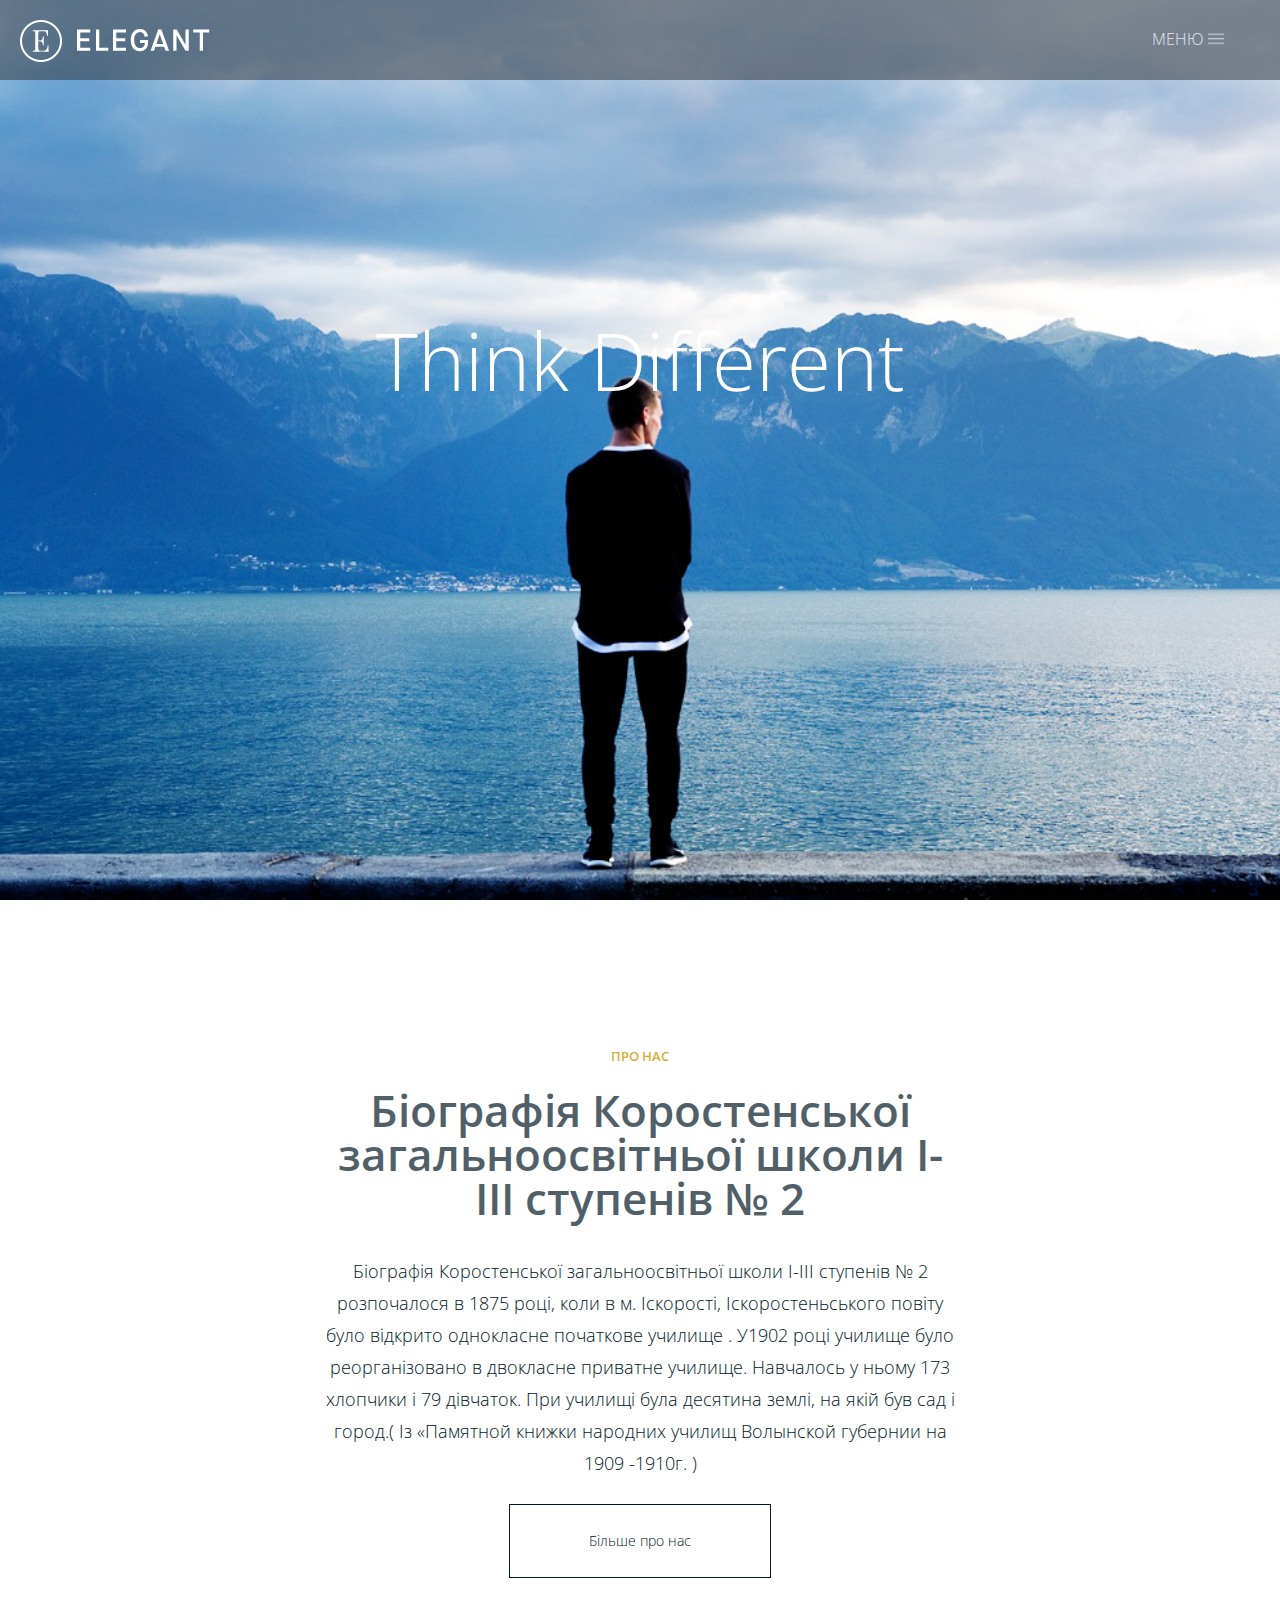
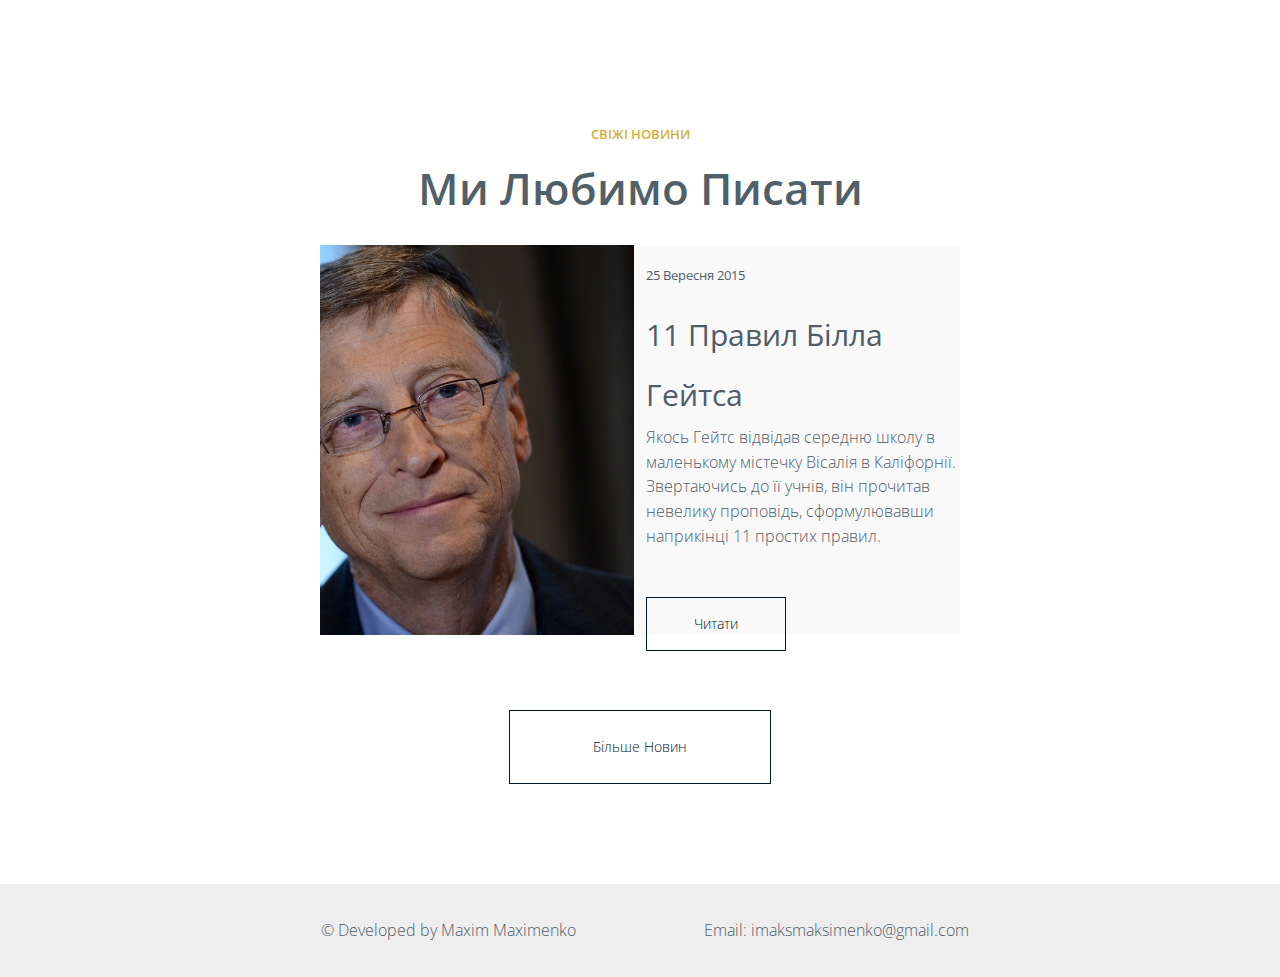
<file: index.html>
<!DOCTYPE html>
<html>
  <head>
    <script src="//code.jquery.com/jquery-1.11.3.min.js"></script>
    <script src="js/main.js"></script>

    <link href='http://fonts.googleapis.com/css?family=Open+Sans:400,300' rel='stylesheet' type='text/css'>

    <link rel="stylesheet" href="reset.css">
    <link rel="stylesheet" href="main_styles.css">

    <meta charset="UTF8">

    <title>Школа</title>
  </head>
  <body>
    <div class="menu">
      <h3 class="menu-section" id="menu-first">МЕНЮ</h3>
      <a href="index.html">Додому</a>
      <a href="about.html">Про Нас</a>
      <a href="news.html">Новини</a>
    </div>
    <header class="main-page-header">
      <a href="index.html" class="logo-img"></a>
      <nav>
        <div class="nav-conteiner">
          <a class="menuB">МЕНЮ</a>
          <div class="menuI"></div>
        </div>
      </nav>
      <h1 class="title">Think Different</h1>
    </header>
    <section class="who-we-are">
      <h5 class="title-small">ПРО НАС</h5>
      <h2 class="title">Біографія Коростенської загальноосвітньої школи І-ІІІ ступенів № 2</h2>
      <p class="main-text">Біографія Коростенської загальноосвітньої школи І-ІІІ ступенів № 2 розпочалося в 1875 році, коли в м. Іскорості, Іскоростеньського  повіту було відкрито однокласне початкове училище .
   У1902 році училище було реорганізовано в двокласне приватне училище. Навчалось у ньому 173 хлопчики і 79 дівчаток. При училищі  була десятина землі, на якій був сад і город.( Із «Памятной книжки народних училищ Волынской губернии на 1909 -1910г. )</p>

      <a href="about.html" class="button">Більше про нас</a>
    </section>
    <section class="last-post">
      <h5 class="title-small">СВІЖІ НОВИНИ</h5>
      <h2 class="title">Ми Любимо Писати</h2>
      <div class="post">
        <div class="post-img"></div>
        <div class="post-context">
          <h5 class="date">25 Вересня 2015</h5>
          <h3 class="post-name">11 Правил Білла Гейтса</h3>
          <p class="post-text">Якось Гейтс відвідав середню школу в маленькому містечку Вісалія в Каліфорнії. Звертаючись до її учнів, він прочитав невелику проповідь, сформулювавши наприкінці 11 простих правил.</p>
          <a href="" class="button" >Читати</a>
        </div>
      </div>

      <a href="news.html" class="button" style="margin-top: 75px;">Більше Новин</a>
    </section>
    <footer>
      <div class="footer-left">&copy; Developed by <a href="https://www.facebook.com/profile.php?id=100004855391876" target="_blank">Maxim Maximenko</a></div>
      <div class="footer-right">Email: <a href="mailto:imaksmaksimenko@gmail.com">imaksmaksimenko@gmail.com</a></div>
    </footer>
  </body>
</html>
</file>
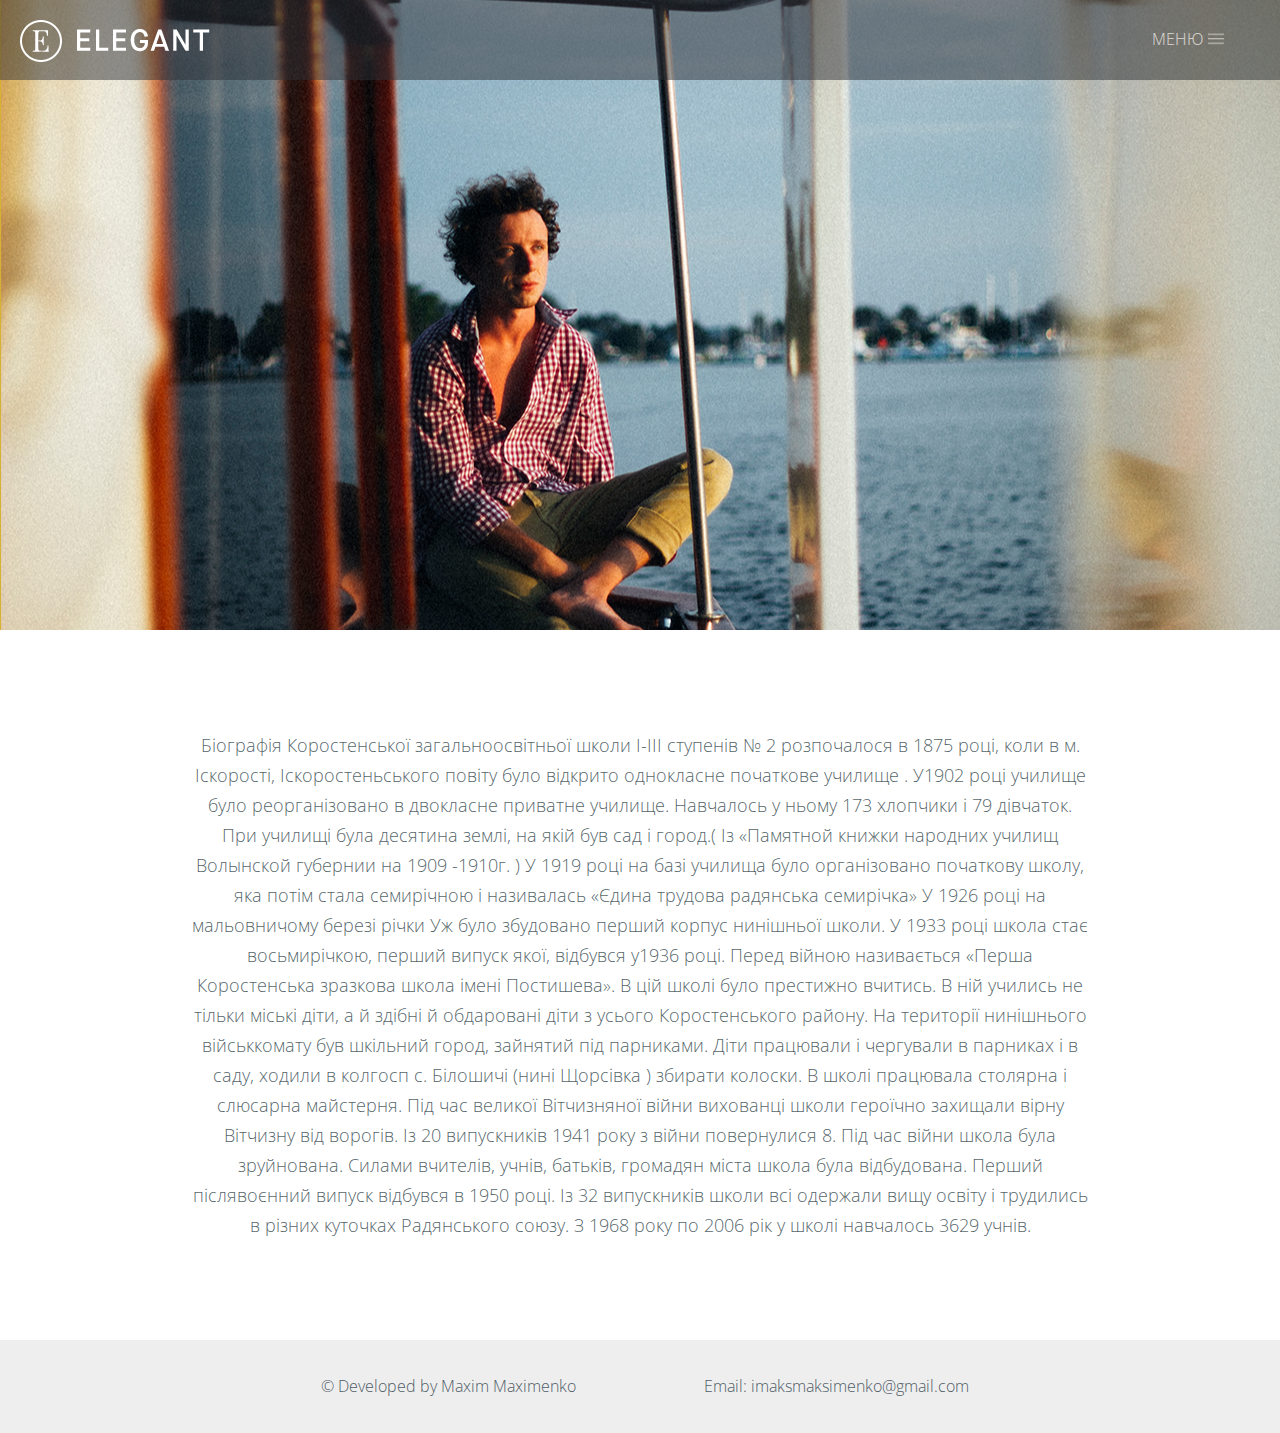
<file: about.html>
<!DOCTYPE html>
<html>
  <head>
    <script src="//code.jquery.com/jquery-1.11.3.min.js"></script>
    <script src="js/main.js"></script>

    <link href='http://fonts.googleapis.com/css?family=Open+Sans:400,300' rel='stylesheet' type='text/css'>

    <link rel="stylesheet" href="reset.css">
    <link rel="stylesheet" href="main_styles.css">

    <meta charset="UTF8">

    <title>Школа | Про Нас</title>
  </head>
  <body>
    <div class="menu">
      <h3 class="menu-section" id="menu-first">МЕНЮ</h3>
      <a href="index.html">Додому</a>
      <a href="about.html">Про Нас</a>
      <a href="news.html">Новини</a>
    </div>
    <header class="about-header">
      <a href="index.html" class="logo-img"></a>
      <nav>
        <div class="nav-conteiner">
          <a class="menuB">МЕНЮ</a>
          <div class="menuI"></div>
        </div>
      </nav>
    </header>
    <section class="about-section">
      <p class="about-text">   Біографія Коростенської загальноосвітньої школи І-ІІІ ступенів № 2 розпочалося в 1875 році, коли в м. Іскорості, Іскоростеньського  повіту було відкрито однокласне початкове училище .
   У1902 році училище було реорганізовано в двокласне приватне училище. Навчалось у ньому 173 хлопчики і 79 дівчаток. При училищі  була десятина землі, на якій був сад і город.( Із «Памятной книжки народних училищ Волынской губернии на 1909 -1910г. )
   У 1919 році на базі училища було організовано початкову школу, яка потім стала семирічною і називалась «Єдина трудова радянська семирічка» У 1926 році на мальовничому березі річки Уж було збудовано перший корпус нинішньої школи.
   У 1933 році школа стає восьмирічкою, перший випуск якої, відбувся у1936 році. Перед війною називається «Перша Коростенська зразкова школа імені Постишева». В цій школі було престижно вчитись. В ній учились не тільки міські діти, а й здібні й обдаровані діти з усього Коростенського району.
   На території нинішнього військкомату був шкільний город, зайнятий під парниками. Діти працювали і чергували в парниках і в саду, ходили в  колгосп с. Білошичі (нині Щорсівка ) збирати колоски. В школі працювала столярна і слюсарна майстерня. Під час великої Вітчизняної війни вихованці школи героїчно захищали вірну Вітчизну від ворогів. Із 20 випускників 1941 року з війни повернулися 8.
    Під час війни школа була зруйнована. Силами  вчителів, учнів, батьків, громадян міста школа була відбудована. Перший післявоєнний  випуск відбувся в 1950 році.
   Із 32 випускників школи всі одержали вищу освіту  і трудились в різних куточках Радянського союзу.
    З 1968 року по 2006 рік у школі навчалось 3629 учнів.
</p>
    </section>
    <footer>
      <div class="footer-left">&copy; Developed by <a href="https://www.facebook.com/profile.php?id=100004855391876" target="_blank">Maxim Maximenko</a></div>
      <div class="footer-right">Email: <a href="mailto:imaksmaksimenko@gmail.com">imaksmaksimenko@gmail.com</a></div>
    </footer>
  </body>
</html>
</file>
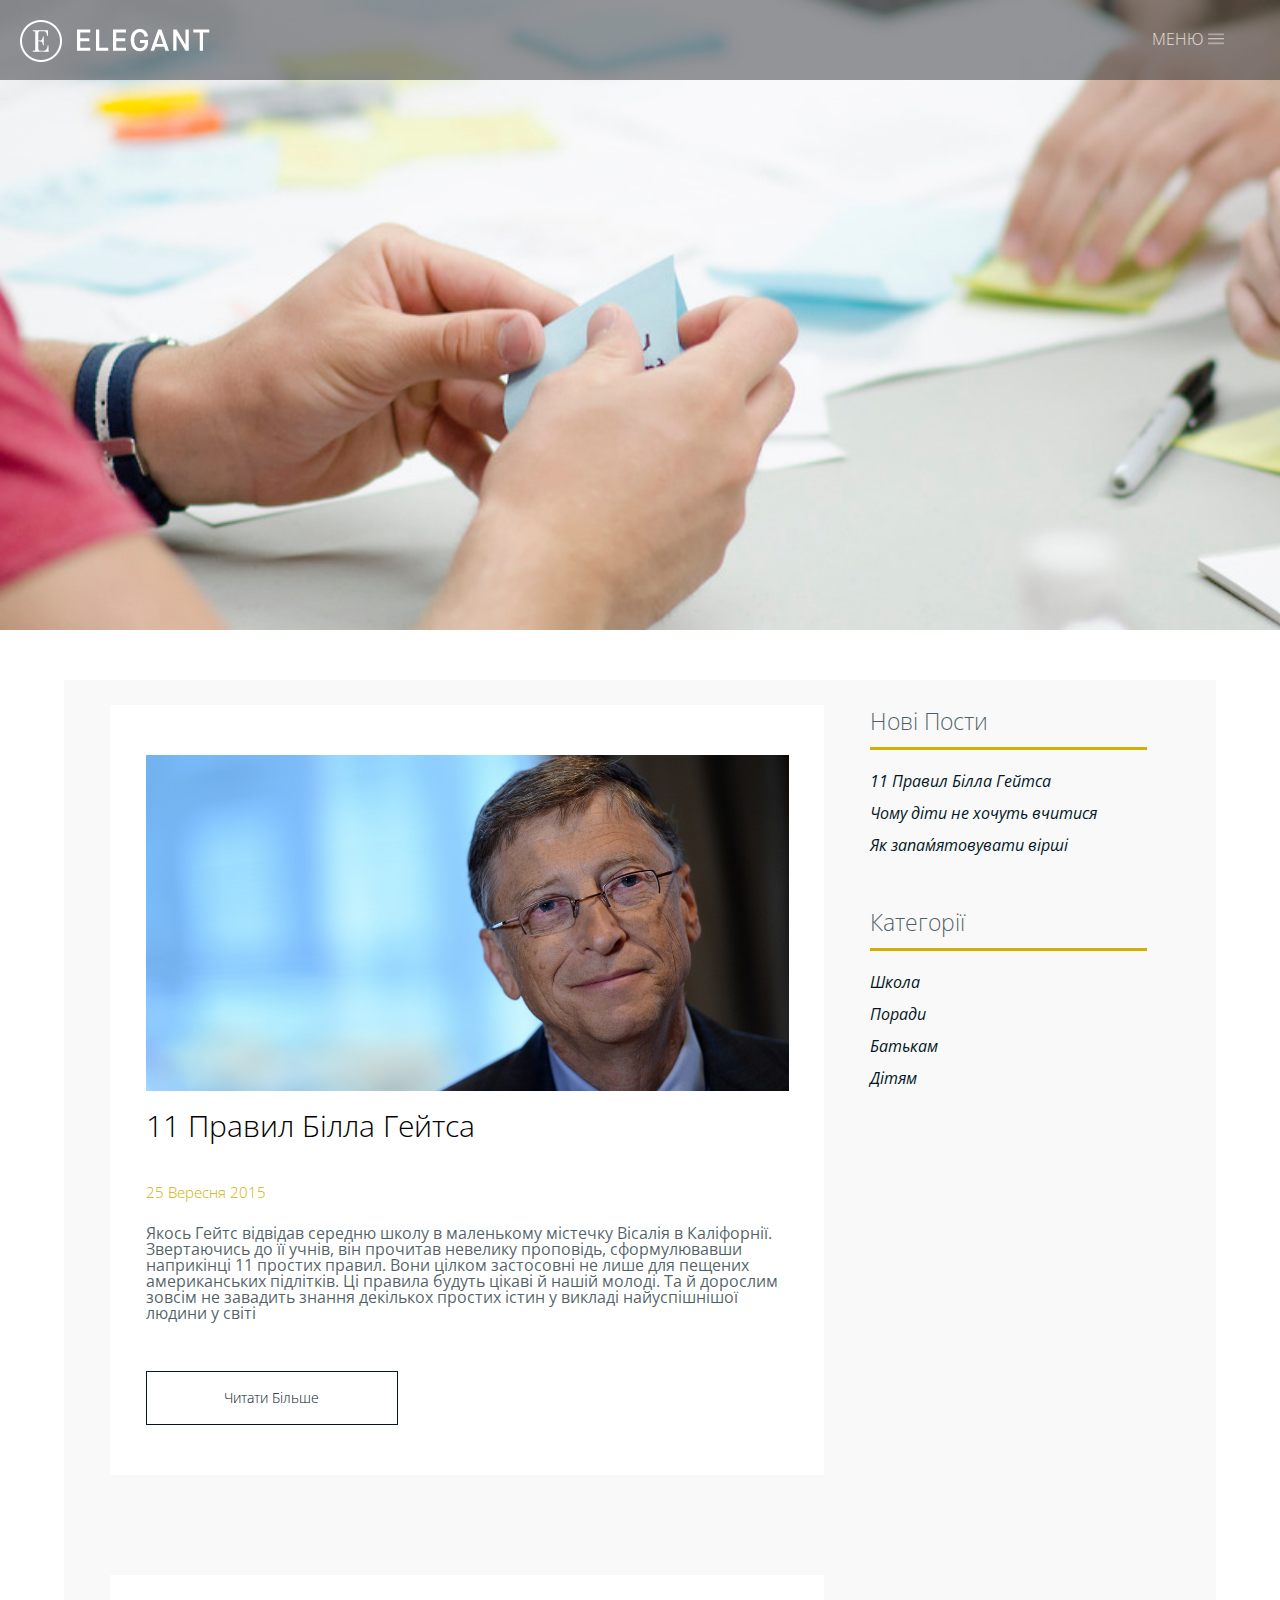
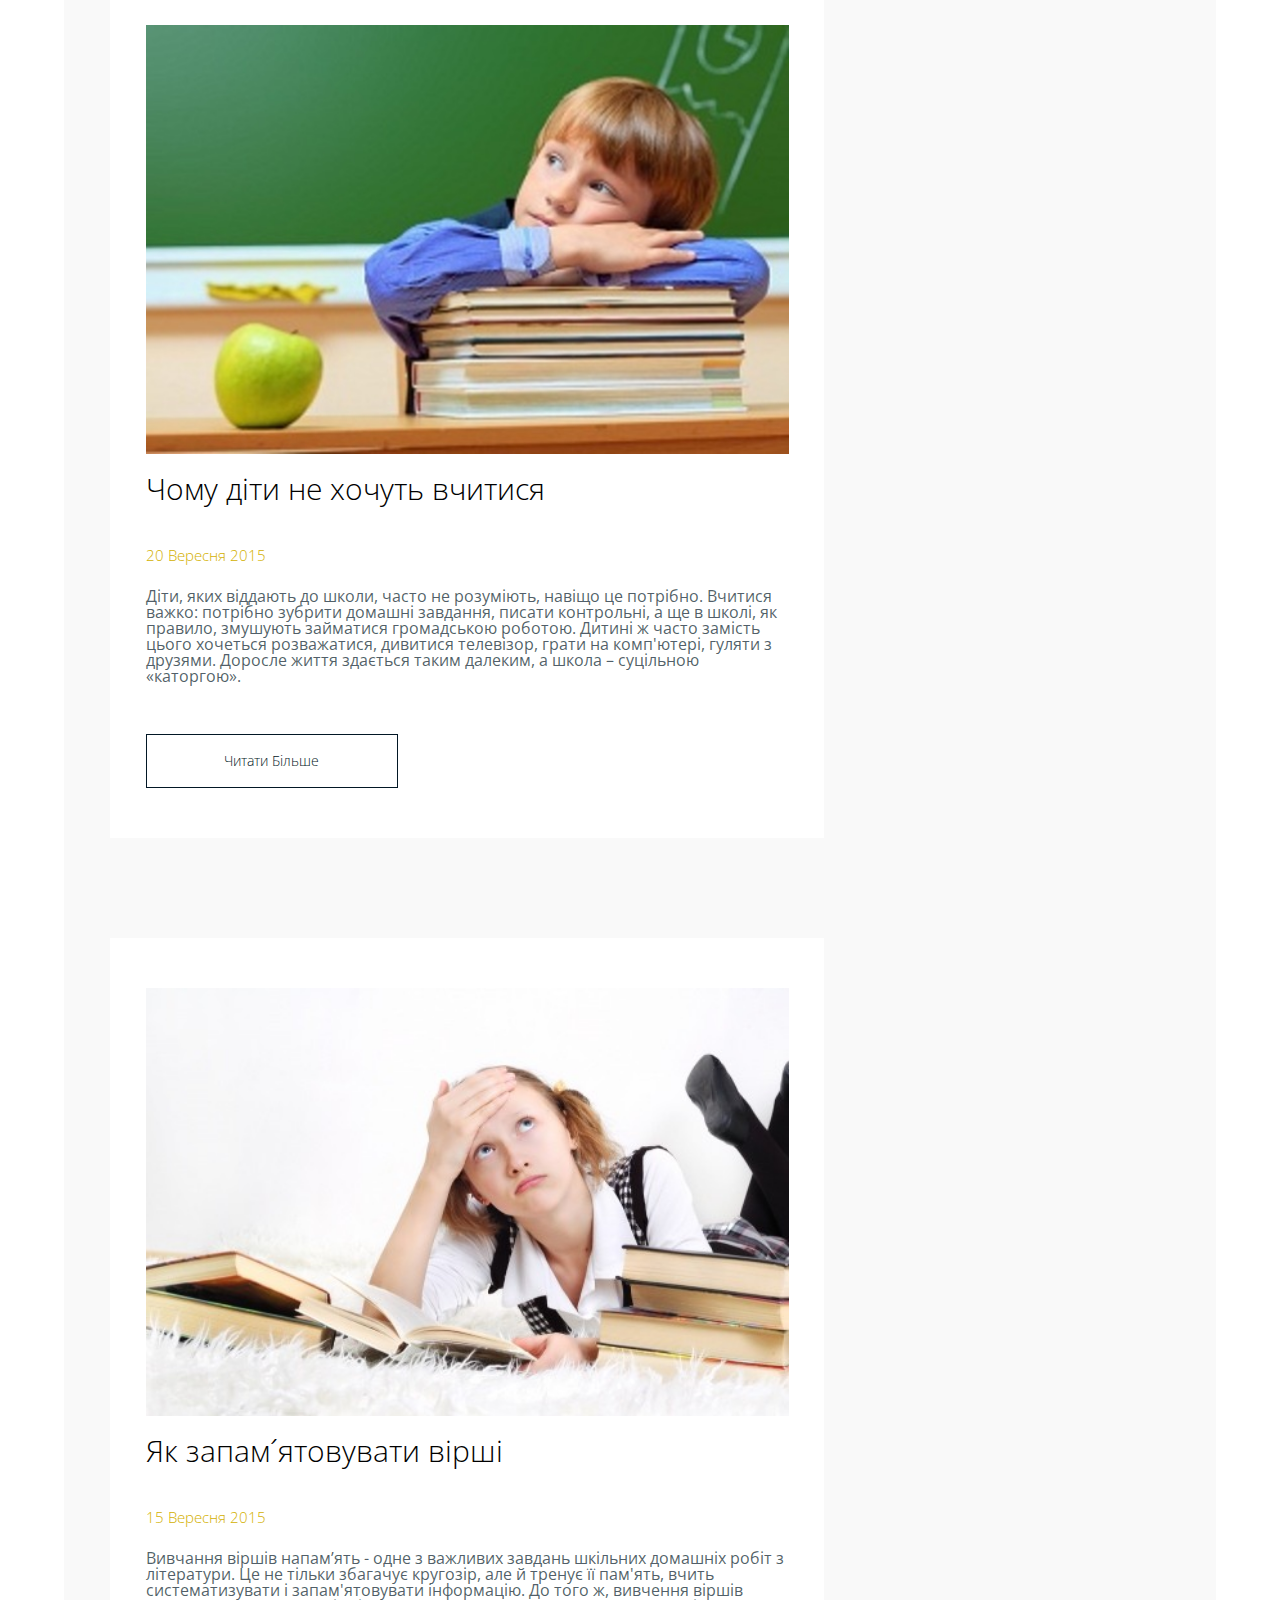
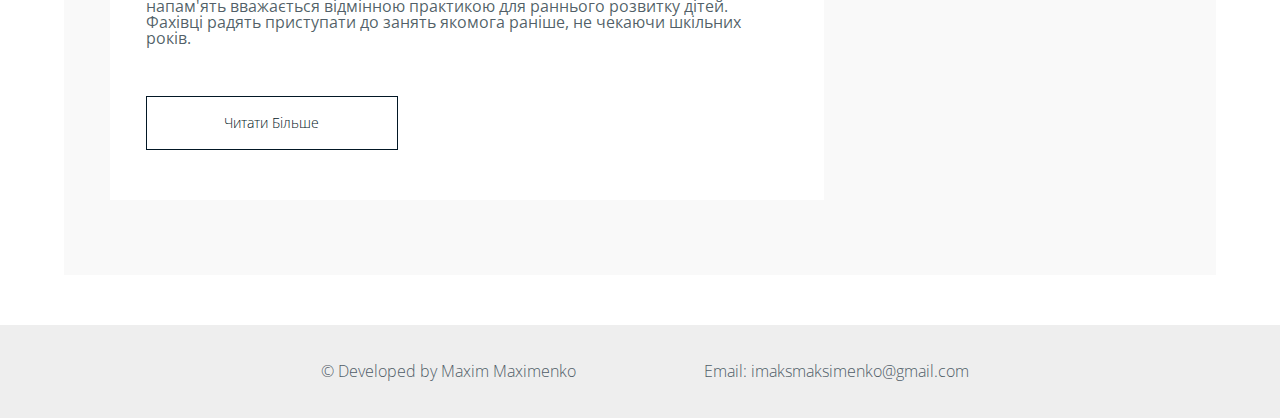
<file: news.html>
<!DOCTYPE html>
<html>
  <head>
    <script src="//code.jquery.com/jquery-1.11.3.min.js"></script>
    <script src="js/main.js"></script>

    <link href='http://fonts.googleapis.com/css?family=Open+Sans:400,300' rel='stylesheet' type='text/css'>

    <link rel="stylesheet" href="reset.css">
    <link rel="stylesheet" href="main_styles.css">

    <meta charset="UTF8">

    <title>Школа | Новини</title>
  </head>
  <body>
    <div class="menu">
      <h3 class="menu-section" id="menu-first">МЕНЮ</h3>
      <a href="index.html">Додому</a>
      <a href="about.html">Про Нас</a>
      <a href="news.html">Новини</a>
    </div>
    <header class="news-header">
      <a href="index.html" class="logo-img"></a>
      <nav>
        <div class="nav-conteiner">
          <a class="menuB">МЕНЮ</a>
          <div class="menuI"></div>
        </div>
      </nav>
    </header>
    <section class="news-section">
      <div class="first-news" style="margin-top: 0;">
          <div class="news-icon"><img src="img/news_1.jpg" width="90%"></div>
          <div class="news-content">
          <h2 class="news-title">11 Правил Білла Гейтса</h2>
          <h5 class="news-date">25 Вересня 2015</h5>
          <p class="news-text">Якось Гейтс відвідав середню школу в маленькому містечку Вісалія в Каліфорнії. Звертаючись до її учнів, він прочитав невелику проповідь, сформулювавши наприкінці 11 простих правил. Вони цілком застосовні не лише для пещених американських підлітків. Ці правила будуть цікаві й нашій молоді. Та й дорослим зовсім не завадить знання декількох простих істин у викладі найуспішнішої людини у світі</p>
          <a href="" class="button">Читати Більше</a>
        </div>
      </div>
      <div class="news-vidget">
        <h4 href="" class="vidget-title">Нові Пости</h4>
        <a href="" class="vidget-section">11 Правил Білла Гейтса</a>
        <a href="" class="vidget-section">Чому діти не хочуть вчитися</a>
        <a href="" class="vidget-section">Як запам´ятовувати вірші</a>
      </div>
      <div class="news-vidget" style="margin-top: 45px;">
        <h4 href="" class="vidget-title">Категорії</h4>
        <a href="" class="vidget-section">Школа</a>
        <a href="" class="vidget-section">Поради</a>
        <a href="" class="vidget-section">Батькам</a>
        <a href="" class="vidget-section">Дітям</a>
      </div>
      <div class="clear"></div>

        <div class="first-news">
          <div class="news-icon"><img src="img/news_2.jpg" width="90%"></div>
            <div class="news-content">
            <h2 class="news-title">Чому діти не хочуть вчитися</h2>
            <h5 class="news-date">20 Вересня 2015</h5>
            <p class="news-text">Діти, яких віддають до школи, часто не розуміють, навіщо це потрібно. Вчитися важко: потрібно зубрити домашні завдання, писати контрольні, а ще в школі, як правило, змушують займатися громадською роботою. Дитині ж часто замість цього хочеться розважатися, дивитися телевізор, грати на комп'ютері, гуляти з друзями. Доросле життя здається таким далеким, а школа – суцільною «каторгою».</p>
            <a href="news_2.html" class="button">Читати Більше</a>
          </div>
          <div class="clear"></div>
        </div>

      <div class="first-news">
          <div class="news-icon"><img src="img/news_3.jpg" width="90%"></div>
            <div class="news-content">
            <h2 class="news-title">Як запам´ятовувати вірші</h2>
            <h5 class="news-date">15 Вересня 2015</h5>
            <p class="news-text">Вивчання віршів напам’ять - одне з важливих завдань шкільних домашніх робіт з літератури. Це не тільки збагачує кругозір, але й тренує її пам'ять, вчить систематизувати і запам'ятовувати інформацію. До того ж, вивчення віршів напам'ять вважається відмінною практикою для раннього розвитку дітей. Фахівці радять приступати до занять якомога раніше, не чекаючи шкільних років.</p>
            <a href="news_3.html" class="button">Читати Більше</a>
          </div>
          <div class="clear"></div>
        </div>
      <div class="clear"></div>
    </section>
    <div class="clear"></div>
    <footer>
      <div class="footer-left">&copy; Developed by <a href="https://www.facebook.com/profile.php?id=100004855391876" target="_blank">Maxim Maximenko</a></div>
      <div class="footer-right">Email: <a href="mailto:imaksmaksimenko@gmail.com">imaksmaksimenko@gmail.com</a></div>
    </footer>
  </body>
</html>
</file>
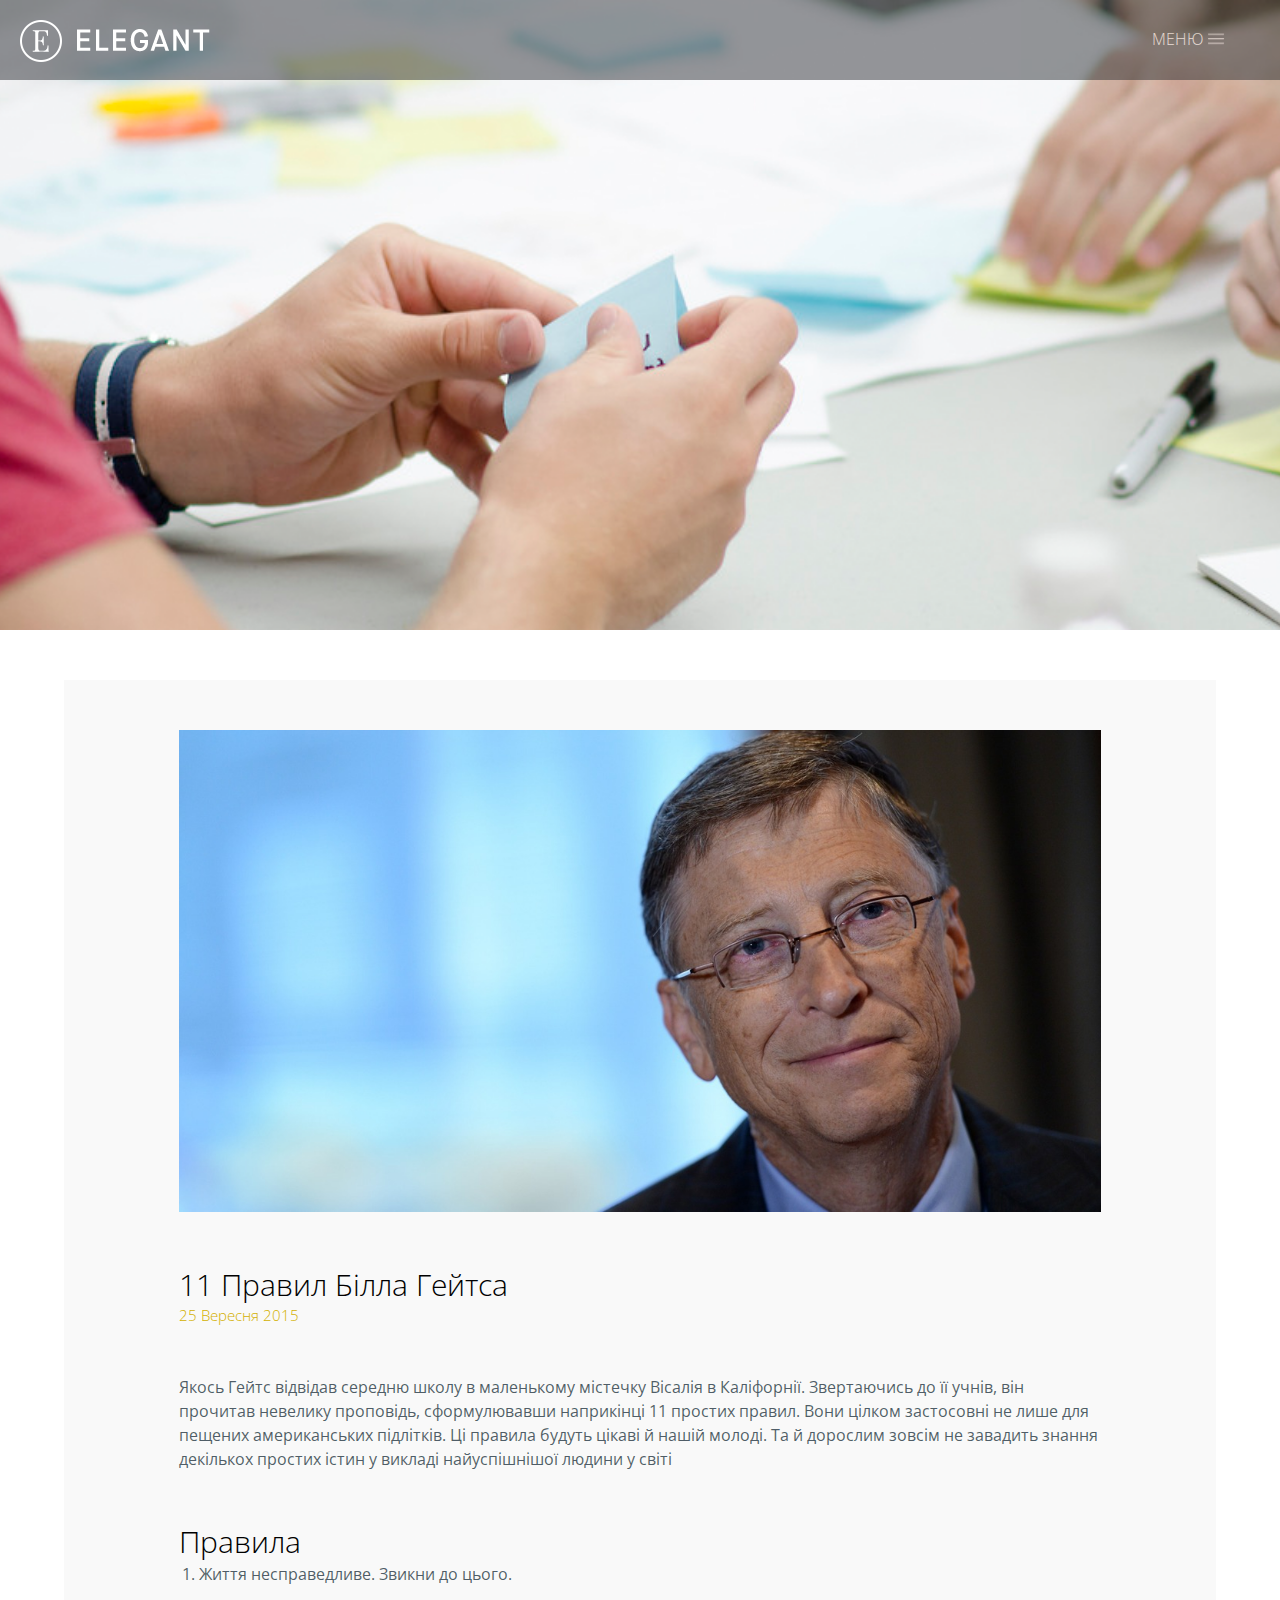
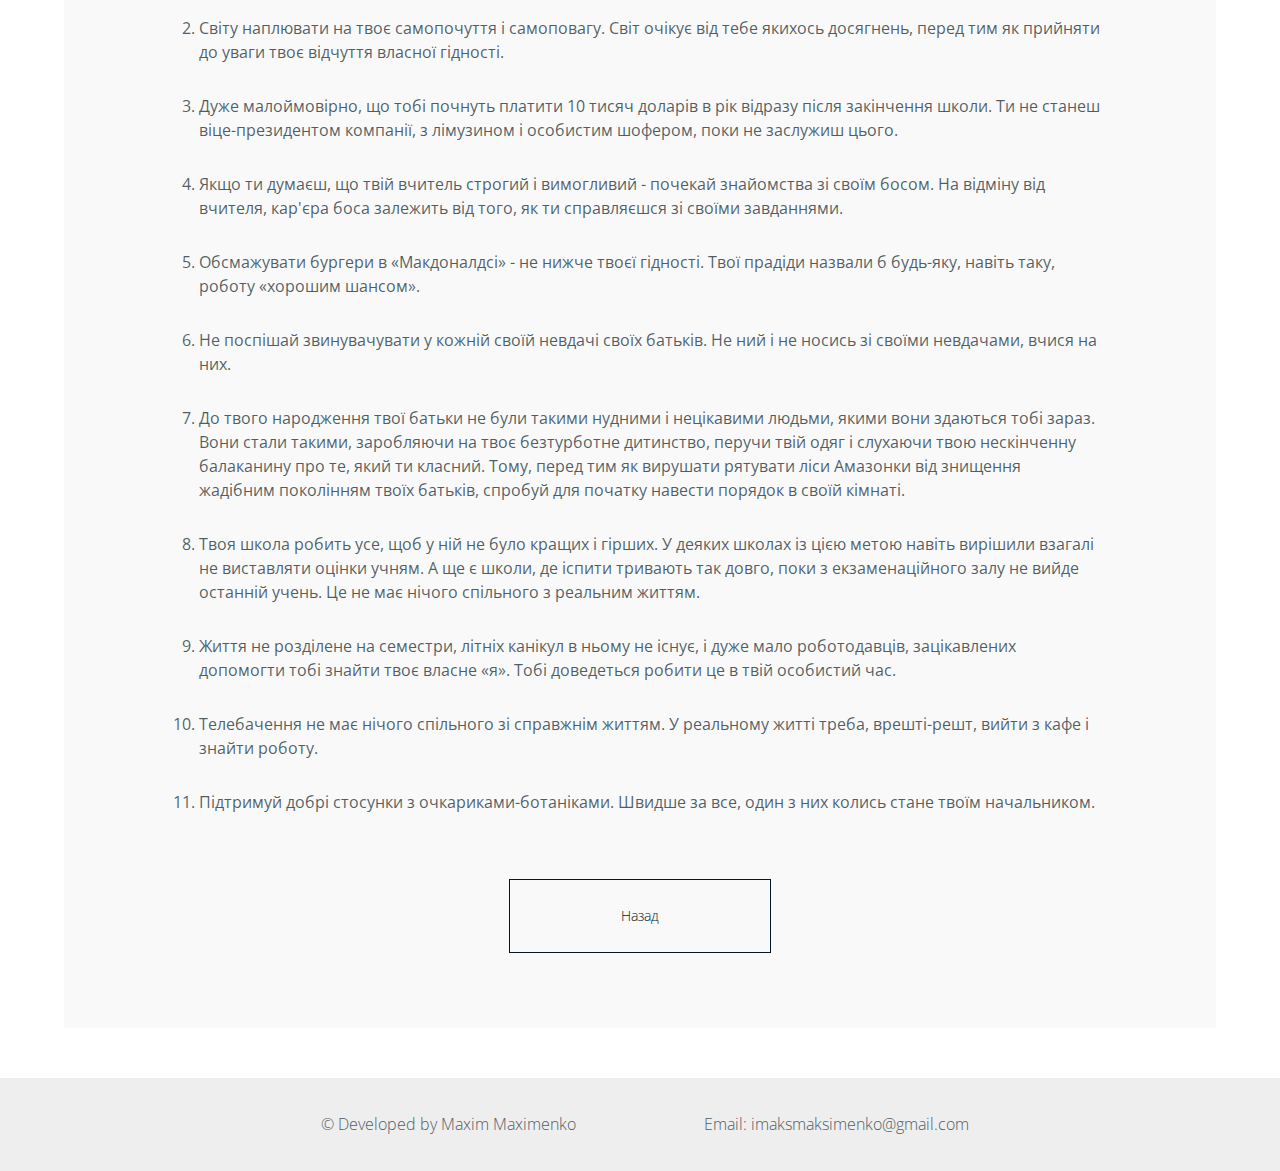
<file: news_1.html>
<!DOCTYPE html>
<html>
  <head>
    <script src="//code.jquery.com/jquery-1.11.3.min.js"></script>
    <script src="js/main.js"></script>

    <link href='http://fonts.googleapis.com/css?family=Open+Sans:400,300' rel='stylesheet' type='text/css'>

    <link rel="stylesheet" href="reset.css">
    <link rel="stylesheet" href="main_styles.css">

    <meta charset="UTF8">

    <title>Школа | Новини</title>
  </head>
  <body>
    <div class="menu">
      <h3 class="menu-section" id="menu-first">МЕНЮ</h3>
      <a href="index.html">Додому</a>
      <a href="about.html">Про Нас</a>
      <a href="news.html">Новини</a>
    </div>
    <header class="news-header">
      <a href="index.html" class="logo-img"></a>
      <nav>
        <div class="nav-conteiner">
          <a class="menuB">МЕНЮ</a>
          <div class="menuI"></div>
        </div>
      </nav>
    </header>
    <section class="one-news-section">
        <div class="one-news-wrapper">
        <div class="one-news-img"><img src="img/news_1.jpg" width="100%"></div>
        <div class="one-news-title">11 Правил Білла Гейтса</div>
        <div class="one-news-date">25 Вересня 2015</div>
        <div class="one-news-text">Якось Гейтс відвідав середню школу в маленькому містечку Вісалія в Каліфорнії. Звертаючись до її учнів, він прочитав невелику проповідь, сформулювавши наприкінці 11 простих правил. Вони цілком застосовні не лише для пещених американських підлітків. Ці правила будуть цікаві й нашій молоді. Та й дорослим зовсім не завадить знання декількох простих істин у викладі найуспішнішої людини у світі
        <h3 class="one-news-title">Правила</h3>
          <ol type="1">
            <li style="padding-top: 0;">Життя несправедливе. Звикни до цього.</li>
            <li>Світу наплювати на твоє самопочуття і самоповагу. Світ очікує від тебе якихось досягнень, перед тим як прийняти до уваги твоє відчуття власної гідності.</li>
            <li>Дуже малоймовірно, що тобі почнуть платити 10 тисяч доларів в рік відразу після закінчення школи. Ти не станеш віце-президентом компанії, з лімузином і особистим шофером, поки не заслужиш цього.</li>
            <li>Якщо ти думаєш, що твій вчитель строгий і вимогливий - почекай знайомства зі своїм босом. На відміну від вчителя, кар'єра боса залежить від того, як ти справляєшся зі своїми завданнями.</li>
            <li>Обсмажувати бургери в «Макдоналдсі» - не нижче твоєї гідності. Твої прадіди назвали б будь-яку, навіть таку, роботу «хорошим шансом».</li>
            <li>Не поспішай звинувачувати у кожній своїй невдачі своїх батьків. Не ний і не носись зі своїми невдачами, вчися на них.</li>
            <li>До твого народження твої батьки не були такими нудними і нецікавими людьми, якими вони здаються тобі зараз. Вони стали такими, заробляючи на твоє безтурботне дитинство, перучи твій одяг і слухаючи твою нескінченну балаканину про те, який ти класний. Тому, перед тим як вирушати рятувати ліси Амазонки від знищення жадібним поколінням твоїх батьків, спробуй для початку навести порядок в своїй кімнаті.</li>
            <li>Твоя школа робить усе, щоб у ній не було кращих і гірших. У деяких школах із цією метою навіть вирішили взагалі не виставляти оцінки учням. А ще є школи, де іспити тривають так довго, поки з екзаменаційного залу не вийде останній учень. Це не має нічого спільного з реальним життям.</li>
            <li>Життя не розділене на семестри, літніх канікул в ньому не існує, і дуже мало роботодавців, зацікавлених допомогти тобі знайти твоє власне «я». Тобі доведеться робити це в твій особистий час.</li>
            <li>Телебачення не має нічого спільного зі справжнім життям. У реальному житті треба, врешті-решт, вийти з кафе і знайти роботу.</li>
            <li>Підтримуй добрі стосунки з очкариками-ботаніками. Швидше за все, один з них колись стане твоїм начальником.</li>
          </ol>
        </div>
        <a class="button" href="news.html">Назад</a>
      </div>
    </section>
    <footer>
      <div class="footer-left">&copy; Developed by <a href="https://www.facebook.com/profile.php?id=100004855391876" target="_blank">Maxim Maximenko</a></div>
      <div class="footer-right">Email: <a href="mailto:imaksmaksimenko@gmail.com">imaksmaksimenko@gmail.com</a></div>
    </footer>
  </body>
</html>
</file>
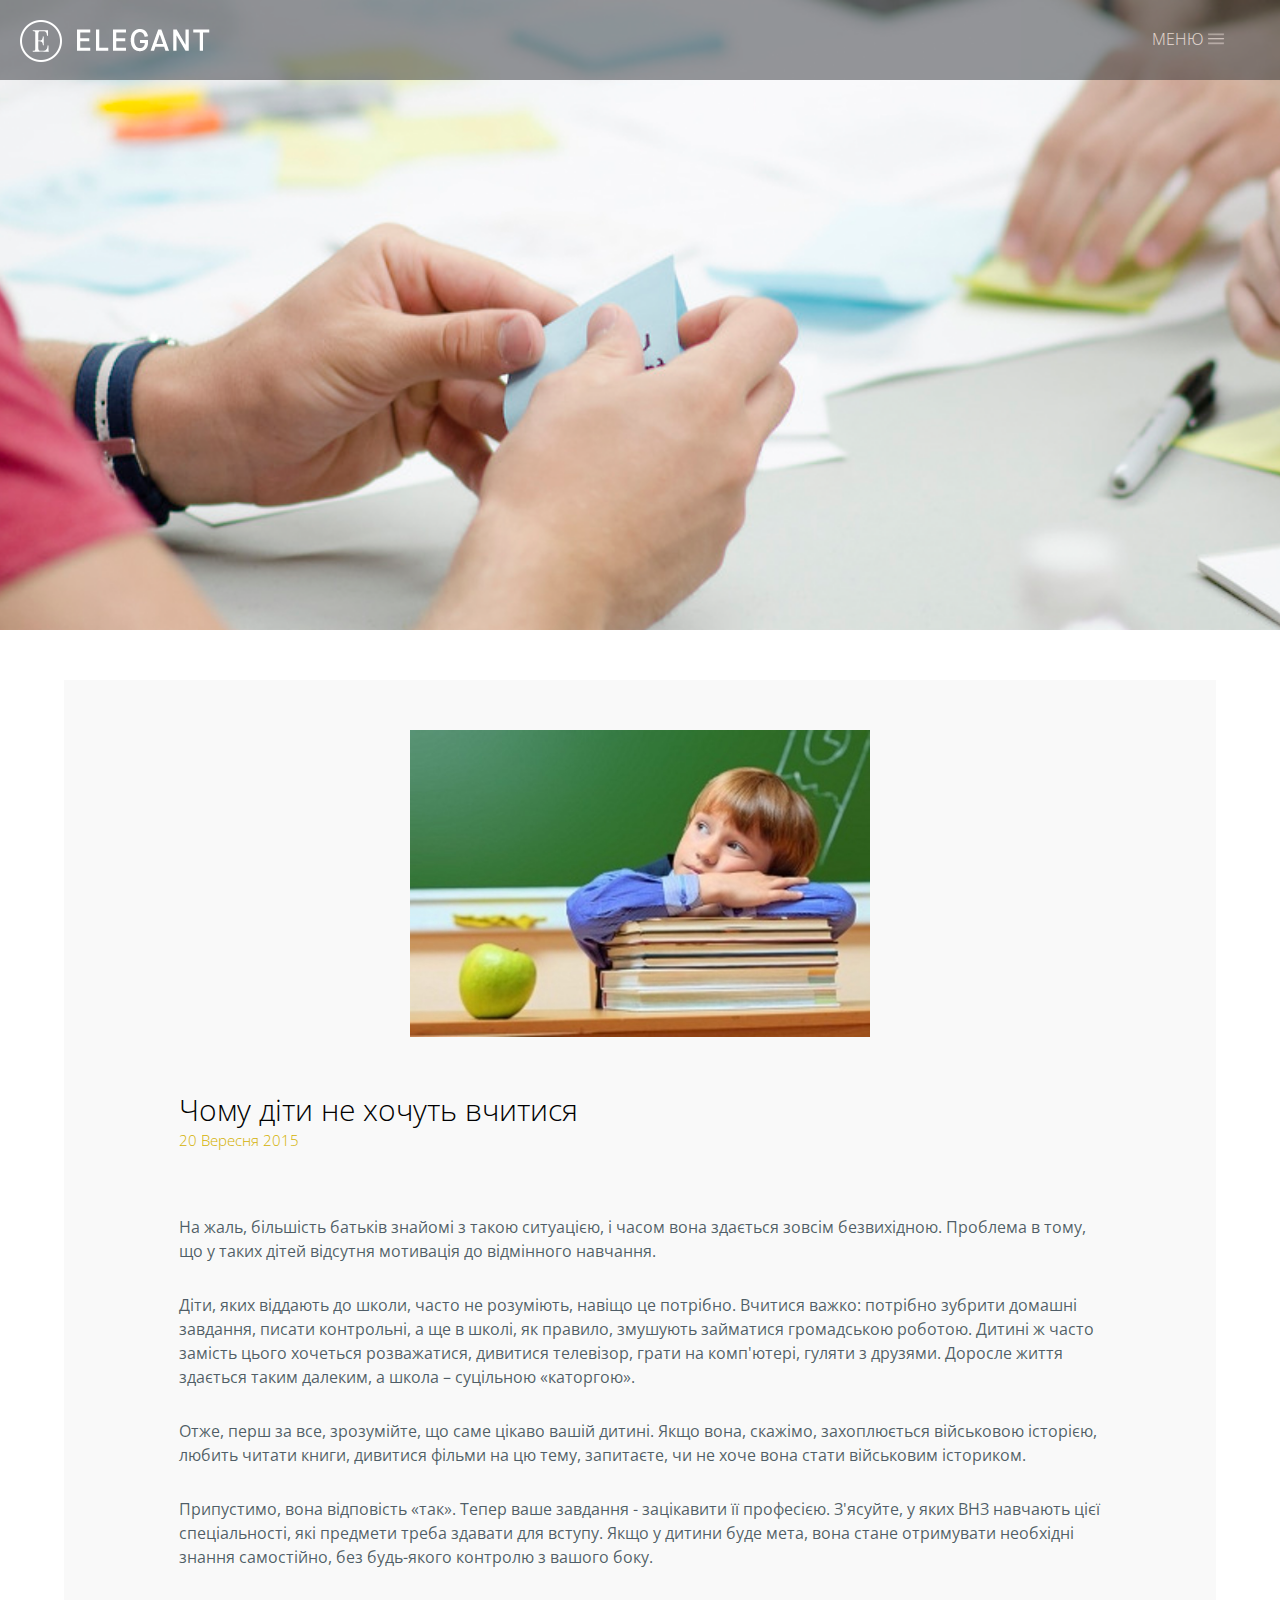
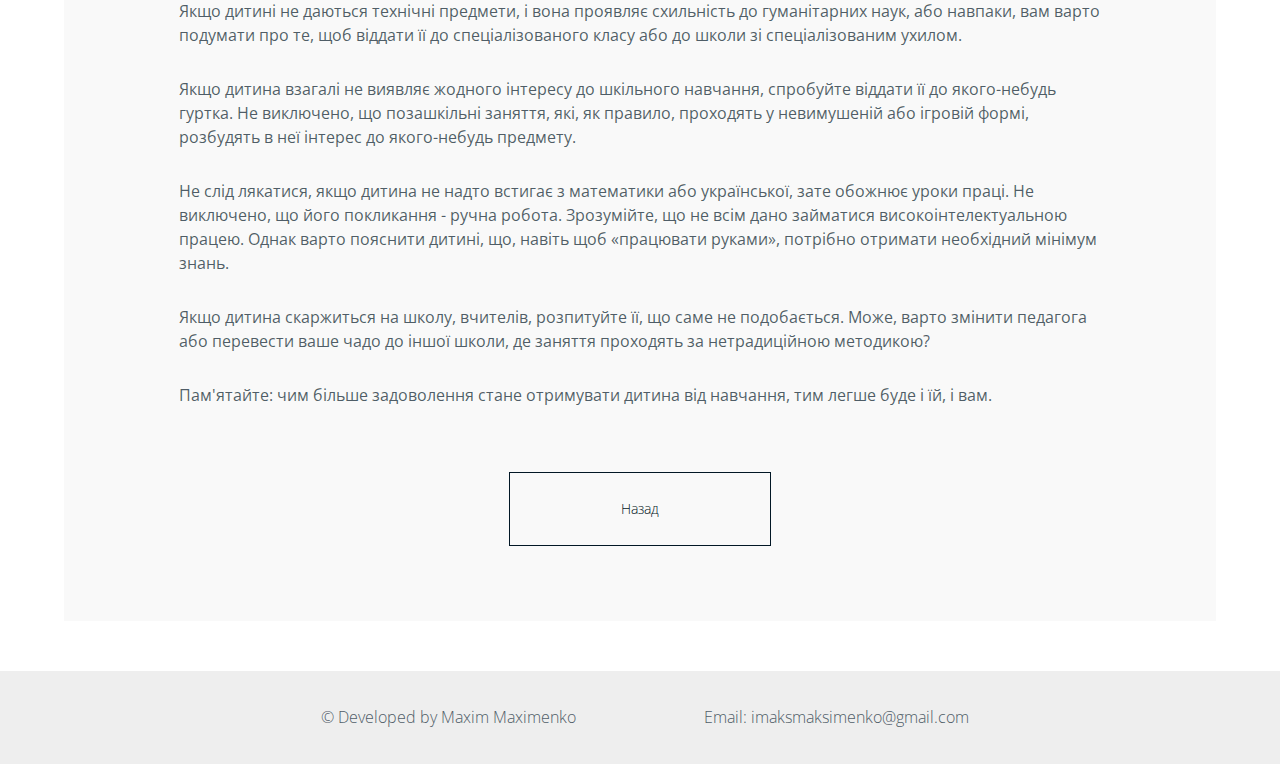
<file: news_2.html>
<!DOCTYPE html>
<html>
  <head>
    <script src="//code.jquery.com/jquery-1.11.3.min.js"></script>
    <script src="js/main.js"></script>

    <link href='http://fonts.googleapis.com/css?family=Open+Sans:400,300' rel='stylesheet' type='text/css'>

    <link rel="stylesheet" href="reset.css">
    <link rel="stylesheet" href="main_styles.css">

    <meta charset="UTF8">

    <title>Школа | Новини</title>
  </head>
  <body>
    <div class="menu">
      <h3 class="menu-section" id="menu-first">МЕНЮ</h3>
      <a href="index.html">Додому</a>
      <a href="about.html">Про Нас</a>
      <a href="news.html">Новини</a>
    </div>
    <header class="news-header">
      <a href="index.html" class="logo-img"></a>
      <nav>
        <div class="nav-conteiner">
          <a class="menuB">МЕНЮ</a>
          <div class="menuI"></div>
        </div>
      </nav>
    </header>
    <section class="one-news-section">
        <div class="one-news-wrapper">
        <div class="one-news-img"><img src="img/news_2.jpg" width="50%"></div>
        <div class="one-news-title">Чому діти не хочуть вчитися</div>
        <div class="one-news-date">20 Вересня 2015</div>
        <div class="one-news-text">
          <ul>
            <li>На жаль, більшість батьків знайомі з такою ситуацією, і часом вона здається зовсім безвихідною. Проблема в тому, що у таких дітей відсутня мотивація до відмінного навчання.</li>
            <li>Діти, яких віддають до школи, часто не розуміють, навіщо це потрібно. Вчитися важко: потрібно зубрити домашні завдання, писати контрольні, а ще в школі, як правило, змушують займатися громадською роботою. Дитині ж часто замість цього хочеться розважатися, дивитися телевізор, грати на комп'ютері, гуляти з друзями. Доросле життя здається таким далеким, а школа – суцільною «каторгою».</li>
            <li>Отже, перш за все, зрозумійте, що саме цікаво вашій дитині. Якщо вона, скажімо, захоплюється військовою історією, любить читати книги, дивитися фільми на цю тему, запитаєте, чи не хоче вона стати військовим істориком.</li>
            <li> Припустимо, вона відповість «так». Тепер ваше завдання - зацікавити її професією. З'ясуйте, у яких ВНЗ навчають цієї спеціальності, які предмети треба здавати для вступу. Якщо у дитини буде мета, вона стане отримувати необхідні знання самостійно, без будь-якого контролю з вашого боку.</li>
            <li> Якщо дитині не даються технічні предмети, і вона проявляє схильність до гуманітарних наук, або навпаки, вам варто подумати про те, щоб віддати її до спеціалізованого класу або до школи зі спеціалізованим ухилом.</li>
            <li>Якщо дитина взагалі не виявляє жодного інтересу до шкільного навчання, спробуйте віддати її до якого-небудь гуртка. Не виключено, що позашкільні заняття, які, як правило, проходять у невимушеній або ігровій формі, розбудять в неї інтерес до якого-небудь предмету.</li>
            <li>Не слід лякатися, якщо дитина не надто встигає з математики або української, зате обожнює уроки праці. Не виключено, що його покликання - ручна робота. Зрозумійте, що не всім дано займатися високоінтелектуальною працею. Однак варто пояснити дитині, що, навіть щоб «працювати руками», потрібно отримати необхідний мінімум знань.</li>
            <li> Якщо дитина скаржиться на школу, вчителів, розпитуйте її, що саме не подобається. Може, варто змінити педагога або перевести ваше чадо до іншої школи, де заняття проходять за нетрадиційною методикою?</li>
            <li>Пам'ятайте: чим більше задоволення стане отримувати дитина від навчання, тим легше буде і їй, і вам.</li>
          </ul>
        </div>
        <a class="button" href="news.html">Назад</a>
      </div>
    </section>
    <footer>
      <div class="footer-left">&copy; Developed by <a href="https://www.facebook.com/profile.php?id=100004855391876" target="_blank">Maxim Maximenko</a></div>
      <div class="footer-right">Email: <a href="mailto:imaksmaksimenko@gmail.com">imaksmaksimenko@gmail.com</a></div>
    </footer>
  </body>
</html>
</file>
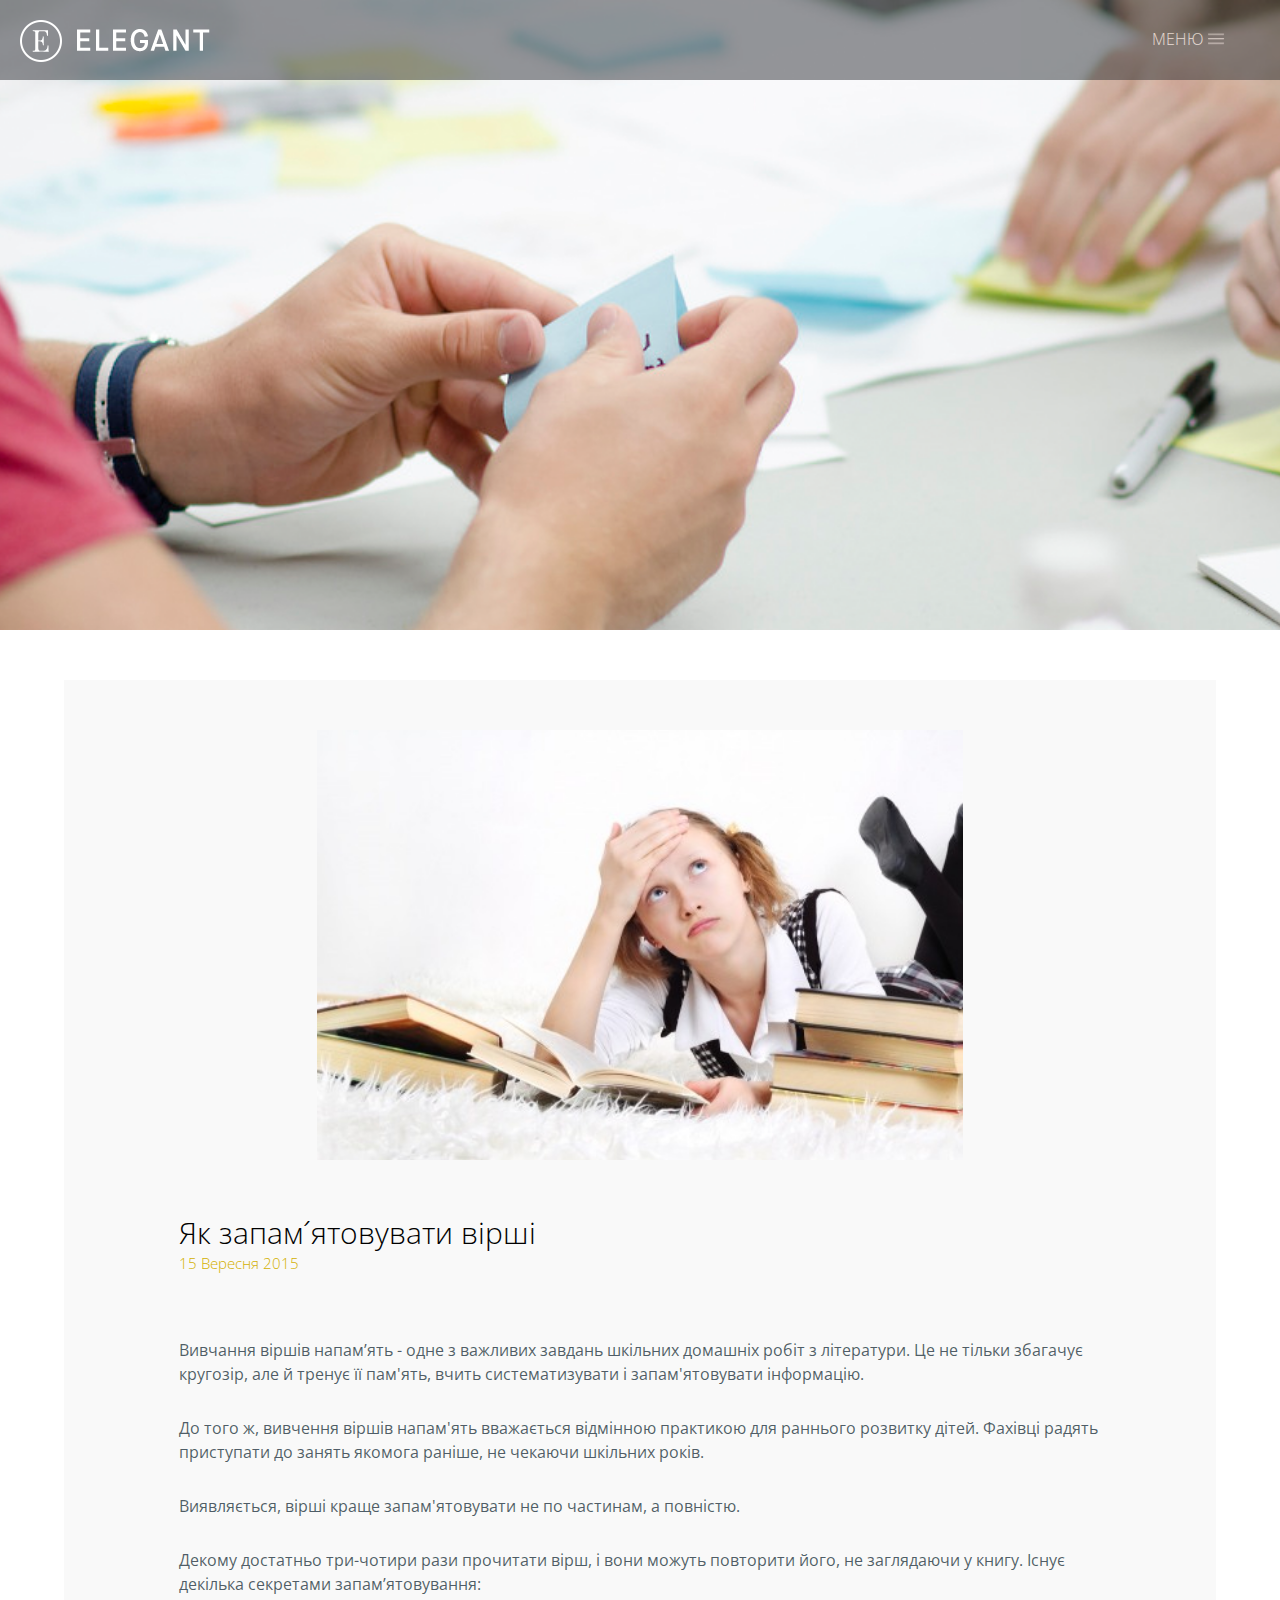
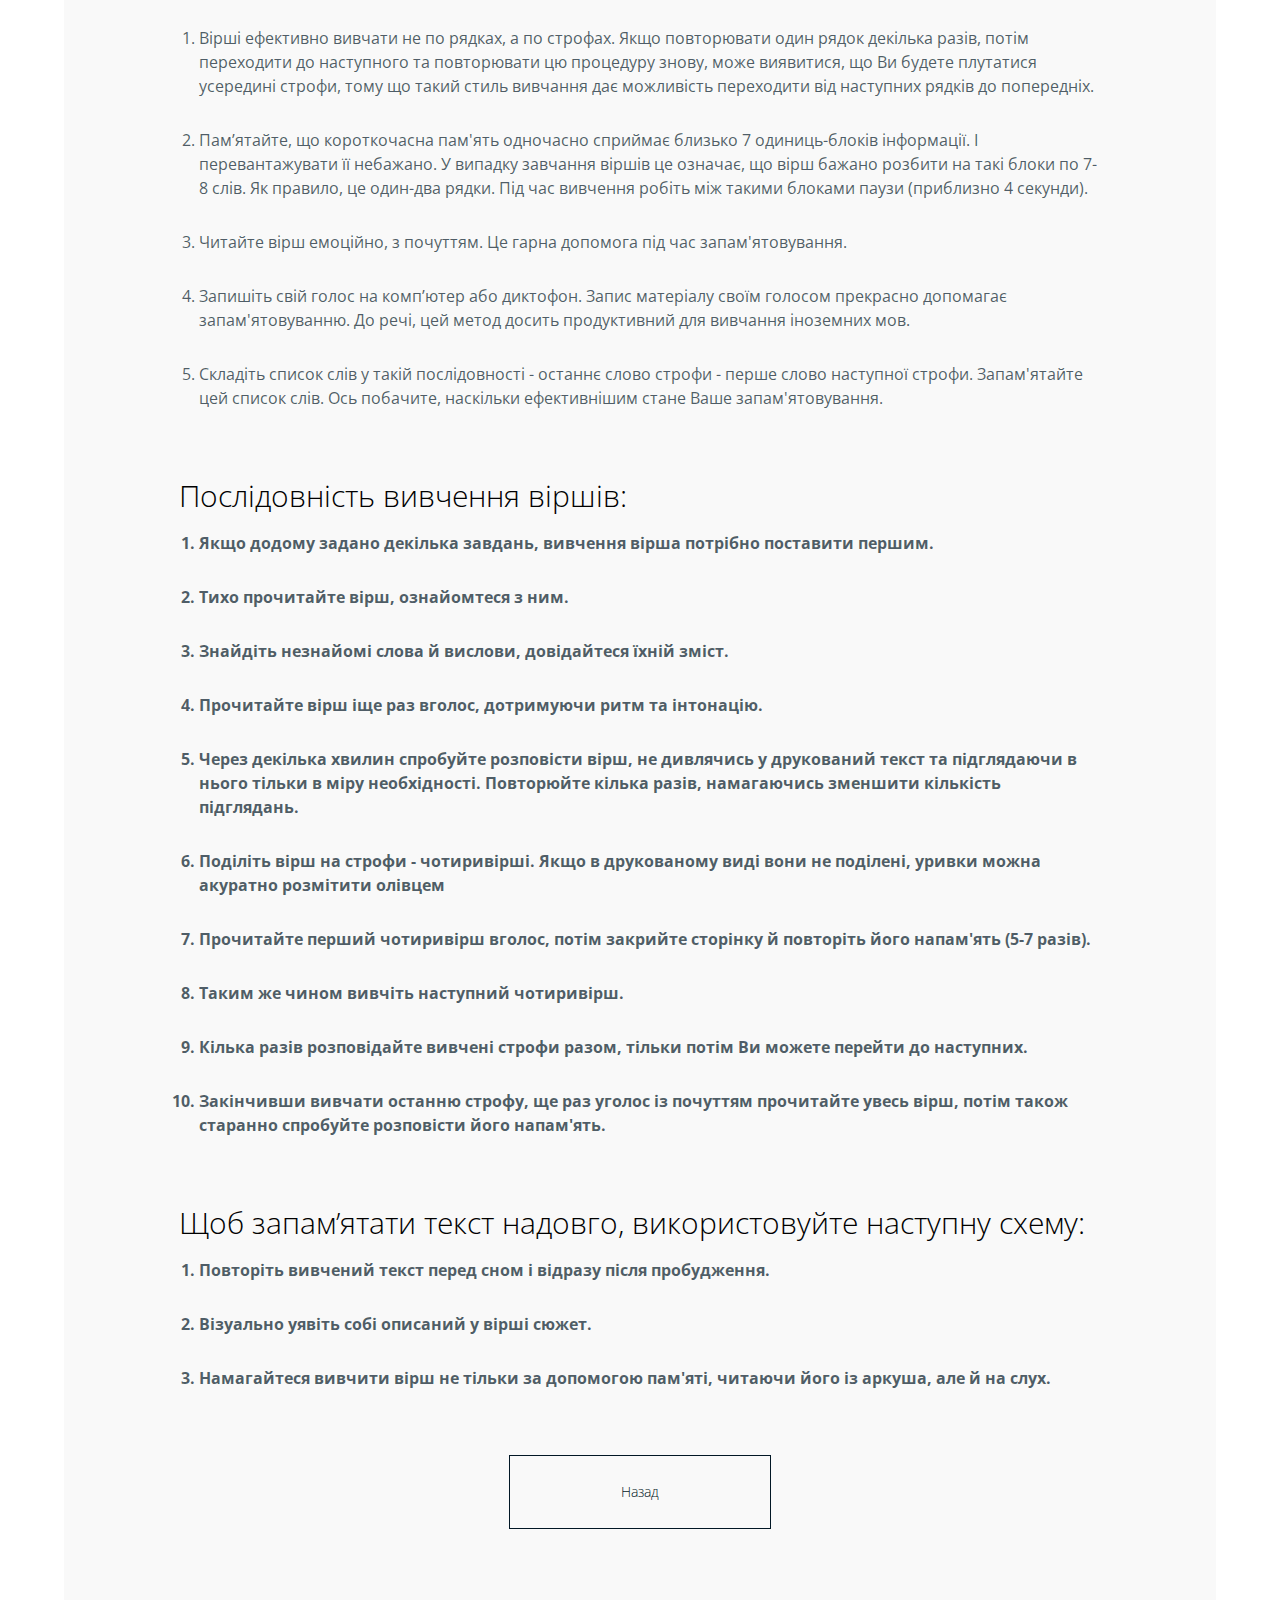
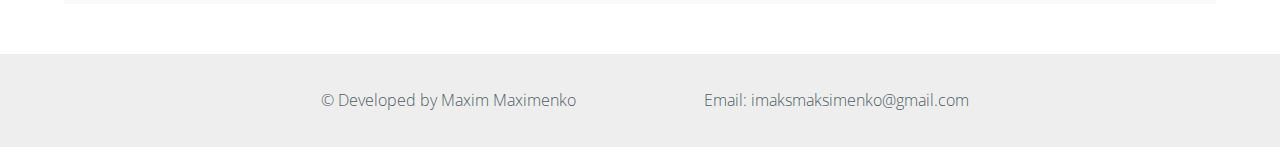
<file: news_3.html>
<!DOCTYPE html>
<html>
  <head>
    <script src="//code.jquery.com/jquery-1.11.3.min.js"></script>
    <script src="js/main.js"></script>

    <link href='http://fonts.googleapis.com/css?family=Open+Sans:400,300' rel='stylesheet' type='text/css'>

    <link rel="stylesheet" href="reset.css">
    <link rel="stylesheet" href="main_styles.css">

    <meta charset="UTF8">

    <title>Школа | Новини</title>
  </head>
  <body>
    <div class="menu">
      <h3 class="menu-section" id="menu-first">МЕНЮ</h3>
      <a href="index.html">Додому</a>
      <a href="about.html">Про Нас</a>
      <a href="news.html">Новини</a>
    </div>
    <header class="news-header">
      <a href="index.html" class="logo-img"></a>
      <nav>
        <div class="nav-conteiner">
          <a class="menuB">МЕНЮ</a>
          <div class="menuI"></div>
        </div>
      </nav>
    </header>
    <section class="one-news-section">
        <div class="one-news-wrapper">
        <div class="one-news-img"><img src="img/news_3.jpg" width="70%"></div>
        <div class="one-news-title">Як запам´ятовувати вірші</div>
        <div class="one-news-date">15 Вересня 2015</div>
        <div class="one-news-text">
          <ul>
            <li>Вивчання віршів напам’ять - одне з важливих завдань шкільних домашніх робіт з літератури. Це не тільки збагачує кругозір, але й тренує її пам'ять, вчить систематизувати і запам'ятовувати інформацію.</li>
            <li> До того ж, вивчення віршів напам'ять вважається відмінною практикою для раннього розвитку дітей. Фахівці радять приступати до занять якомога раніше, не чекаючи шкільних років.</li>
            <li>Виявляється, вірші краще запам'ятовувати не по частинам, а повністю.</li>
            <li>Декому достатньо три-чотири рази прочитати вірш, і вони можуть повторити його, не заглядаючи у книгу. Існує декілька  секретами запам’ятовування: </li>
          </ul>
          <ol>
            <li>Вірші ефективно вивчати не по рядках, а по строфах. Якщо повторювати один рядок декілька разів, потім переходити до наступного та повторювати цю процедуру знову, може виявитися, що Ви будете плутатися усередині строфи, тому що такий стиль вивчання дає можливість переходити від наступних рядків до попередніх.</li>
            <li>Пам’ятайте, що короткочасна пам'ять одночасно сприймає близько 7 одиниць-блоків інформації. І перевантажувати її небажано. У випадку завчання віршів це означає, що вірш бажано розбити на такі блоки по 7-8 слів. Як правило, це один-два рядки. Під час вивчення робіть між такими блоками паузи (приблизно 4 секунди).</li>
            <li>Читайте вірш емоційно, з почуттям. Це гарна допомога під час запам'ятовування.</li>
            <li>Запишіть свій голос на комп’ютер або диктофон. Запис матеріалу своїм голосом прекрасно допомагає запам'ятовуванню. До речі, цей метод досить продуктивний для вивчання іноземних мов.
</li>
            <li>Складіть список слів у такій послідовності - останнє слово строфи - перше слово наступної строфи. Запам'ятайте цей список слів. Ось побачите, наскільки ефективнішим стане Ваше запам'ятовування.</li>
          </ol>
          <h3 class="one-news-title">Послідовність вивчення віршів:<h3>
          <ol>
            <li>Якщо додому задано декілька завдань, вивчення вірша потрібно поставити першим.</li>
            <li>Тихо прочитайте вірш, ознайомтеся з ним.</li>
            <li>Знайдіть незнайомі слова й вислови, довідайтеся їхній зміст.</li>
            <li>Прочитайте вірш іще раз вголос, дотримуючи ритм та інтонацію.</li>
            <li>Через декілька хвилин спробуйте розповісти вірш, не дивлячись у друкований текст та підглядаючи в нього тільки в міру необхідності. Повторюйте кілька разів, намагаючись зменшити кількість підглядань.</li>
            <li>Поділіть вірш на строфи - чотиривірші. Якщо в друкованому виді вони не поділені, уривки можна акуратно розмітити олівцем</li>
            <li>Прочитайте перший чотиривірш вголос, потім закрийте сторінку й повторіть його напам'ять (5-7 разів).</li>
            <li>Таким же чином вивчіть наступний чотиривірш.</li>
            <li>Кілька разів розповідайте вивчені строфи разом, тільки потім Ви можете перейти до наступних.</li>
            <li>Закінчивши вивчати останню строфу, ще раз уголос із почуттям прочитайте увесь вірш, потім також старанно спробуйте розповісти його напам'ять.</li>
          </ol>
          <h3 class="one-news-title">Щоб запам’ятати текст надовго, використовуйте наступну схему:<h3>
          <ol>
            <li>Повторіть вивчений текст перед сном і відразу після пробудження.</li>
            <li>Візуально уявіть собі описаний у вірші сюжет.</li>
            <li>Намагайтеся вивчити вірш не тільки за допомогою пам'яті, читаючи його із аркуша, але й на слух.</li>
          </ol>
        </div>
        <a class="button" href="news.html">Назад</a>
      </div>
    </section>
    <footer>
      <div class="footer-left">&copy; Developed by <a href="https://www.facebook.com/profile.php?id=100004855391876" target="_blank">Maxim Maximenko</a></div>
      <div class="footer-right">Email: <a href="mailto:imaksmaksimenko@gmail.com">imaksmaksimenko@gmail.com</a></div>
    </footer>
  </body>
</html>
</file>
<file: main_styles.css>
* {
  font-family: "Open Sans"; }

.title {
  color: rgba(2, 23, 37, 0.7);
  font-weight: 600;
  font-size: 44px;
  text-align: center;
  margin-bottom: 35px; }

.title-small {
  color: #d4af37;
  font-size: 13px;
  font-weight: 600;
  text-align: center;
  margin: 25px; }

.main-text {
  color: #021725;
  font: 300 18px / 32px "Open Sans";
  text-align: center; }

.button {
  color: #021725;
  font: 300 14px / 32px "Open Sans";
  text-align: center;
  margin: 25px auto;
  padding: 20px 10px;
  border: 1px solid #021725;
  width: 15rem;
  display: block;
  text-decoration: none; }
  .button:hover {
    color: #D4AF37;
    border-color: #D4AF37; }

.menu {
  width: 100%;
  height: 100vh;
  position: fixed;
  top: -100vh;
  background: #2D3035;
  text-align: center; }
  .menu .menu-section {
    color: #fff;
    margin: 30px 0 5px;
    font-weight: 400; }
  .menu #menu-first {
    margin-top: 15%; }
  .menu a {
    color: #D4AF37;
    font-size: 1.875rem;
    font-weight: 300;
    text-decoration: none;
    padding: 10px;
    display: block; }
    .menu a:hover {
      font-weight: 500; }

.main-page-header {
  background: url(img/cd-intro-bg.png) no-repeat center;
  background-size: cover;
  height: 100vh; }

.news-header {
  background: url(img/Layer-1.png) no-repeat center;
  background-size: cover;
  height: 70vh; }

.about-header {
  background: url(img/cd-intro-bg-about.png) center;
  background-size: cover;
  height: 70vh; }

header {
  width: 100%; }
  header .logo-img {
    width: 190px;
    height: 42px;
    background: url(img/cd-logo.png) no-repeat center;
    padding: 20px;
    position: fixed;
    z-index: 101; }
  header nav {
    position: fixed;
    z-index: 100;
    background: #2D3035;
    opacity: 0.5;
    width: 100%;
    height: 80px; }
    header nav .nav-conteiner {
      margin: 27px 0 0 90%;
      position: relative;
      z-index: 200;
      opacity: 1; }
    header nav a {
      color: #fff;
      text-decoration: none;
      cursor: pointer;
      font-weight: 200; }
      header nav a:hover {
        text-decoration: underline; }
    header nav .menuI {
      display: inline-block;
      cursor: pointer;
      background: url(img/menu-lines.png);
      width: 18px;
      height: 18px;
      background-size: cover;
      position: relative;
      opacity: 1;
      top: 3px; }
    header nav .menuI-close {
      display: inline-block;
      cursor: pointer;
      background: url(img/menu-x.png);
      width: 18px;
      height: 18px;
      background-size: cover;
      position: relative;
      top: 3px; }
  header > .title {
    color: #fff;
    font-size: 80px;
    font-weight: 200;
    text-align: center;
    padding-top: 25%; }

.who-we-are {
  width: 50%;
  margin: 150px auto; }

.last-post {
  width: 50%;
  margin: 0 auto 100px; }

.post {
  width: 100%;
  height: 390px; }
  .post .post-img {
    width: 49%;
    float: left;
    background: url(img/news_1.jpg);
    background-position: right;
    background-size: cover;
    height: 390px; }
  .post .post-context {
    width: 49%;
    height: 390px;
    float: right;
    padding-left: 2%;
    background-color: #f9f9f9; }
    .post .post-context .date {
      color: #505d68;
      font: 400 13px / 60px "Open Sans"; }
    .post .post-context .post-name {
      color: #505d68;
      font: 400 30px / 60px "Open Sans"; }
    .post .post-context .post-text {
      color: #505d68;
      font: 300 16px / 24.7px "Open Sans"; }
    .post .post-context > .button {
      width: 8rem;
      margin: 3rem 0 0;
      padding: 10px 5px; }

.clear {
  clear: both; }

.news-section {
  width: 90%;
  margin: 50px auto;
  padding: 25px 0;
  background-color: #f9f9f9; }
  .news-section .first-news {
    width: 62%;
    background-color: #fff;
    margin: 50px 4%;
    float: left; }
  .news-section .news-icon {
    padding-top: 50px;
    text-align: center;
    margin: 0 auto; }
  .news-section .news-content {
    margin: 0 auto;
    width: 90%; }
    .news-section .news-content > .button {
      margin: 50px 0;
      padding: 10px 5px; }
  .news-section .news-title {
    color: #000000;
    font: 300 30px / 66px "Open Sans"; }
  .news-section .news-date {
    color: #d3b000;
    font: 300 15px / 66px "Open Sans"; }
  .news-section .news-text {
    color: rgba(2, 23, 37, 0.7);
    font: 400 16px / 25px; }
  .news-section .news-vidget {
    width: 30%;
    float: right; }
    .news-section .news-vidget .vidget-title {
      width: 80%;
      padding: 0 0 10px;
      margin-bottom: 15px;
      color: rgba(2, 23, 37, 0.7);
      font: 300 23px / 32px "Open Sans";
      border-bottom: 3px solid #d3b000; }
    .news-section .news-vidget .vidget-section {
      color: #021725;
      font: italic 16px / 32px "Open Sans";
      display: block;
      text-decoration: none; }
      .news-section .news-vidget .vidget-section:hover {
        color: #D4AF37; }

.about-section {
  width: 70%;
  text-align: center;
  margin: 100px auto; }
  .about-section .about-text {
    color: rgba(2, 23, 37, 0.7);
    font: 300 18px / 30px "Open Sans"; }

@media screen and (max-width: 800px) {
  .about-section {
    width: 90%; } }
.one-news-section {
  background: #f9f9f9;
  width: 90%;
  margin: 50px auto; }
  .one-news-section .one-news-wrapper {
    padding: 50px 0;
    width: 80%;
    margin: 0 auto; }
  .one-news-section .one-news-img {
    text-align: center; }
  .one-news-section .one-news-title {
    color: #000000;
    font: 300 30px "Open Sans";
    padding: 50px 0 0; }
  .one-news-section .one-news-date {
    color: #d3b000;
    font: 300 15px "Open Sans";
    padding-bottom: 50px; }
  .one-news-section .one-news-text {
    color: rgba(2, 23, 37, 0.7);
    font: 400 16px;
    line-height: 1.5em;
    padding-bottom: 25px; }
    .one-news-section .one-news-text ol {
      list-style-type: decimal;
      padding-left: 20px; }
    .one-news-section .one-news-text li {
      padding: 15px 0; }

footer {
  height: 93px;
  width: 100%;
  background-color: #eeeeee;
  color: #505d68;
  font: 300 16px / 93px "Open Sans"; }
  footer a {
    color: #505d68;
    text-decoration: none; }
    footer a:hover {
      font-weight: 400; }
  footer .footer-left {
    width: 45%;
    float: left;
    text-align: right;
    padding-right: 5%; }
  footer .footer-right {
    width: 45%;
    float: right;
    text-align: left;
    padding-left: 5%; }

@media screen and (max-width: 1100px) {
  .last-post {
    width: 80%; }

  .who-we-are {
    width: 80%; } }
@media screen and (max-width: 600px) {
  footer {
    height: auto; }
    footer .footer-left {
      float: none;
      width: 100%;
      padding: 0;
      text-align: center; }
    footer .footer-right {
      float: none;
      width: 100%;
      padding: 0;
      text-align: center; } }
@media screen and (max-width: 870px) {
  header nav .nav-conteiner {
    margin-left: 85%; }

  .news-section .first-news {
    width: 90%; }
  .news-section .news-vidget {
    display: none; } }

/*# sourceMappingURL=main_styles.css.map */
</file>
